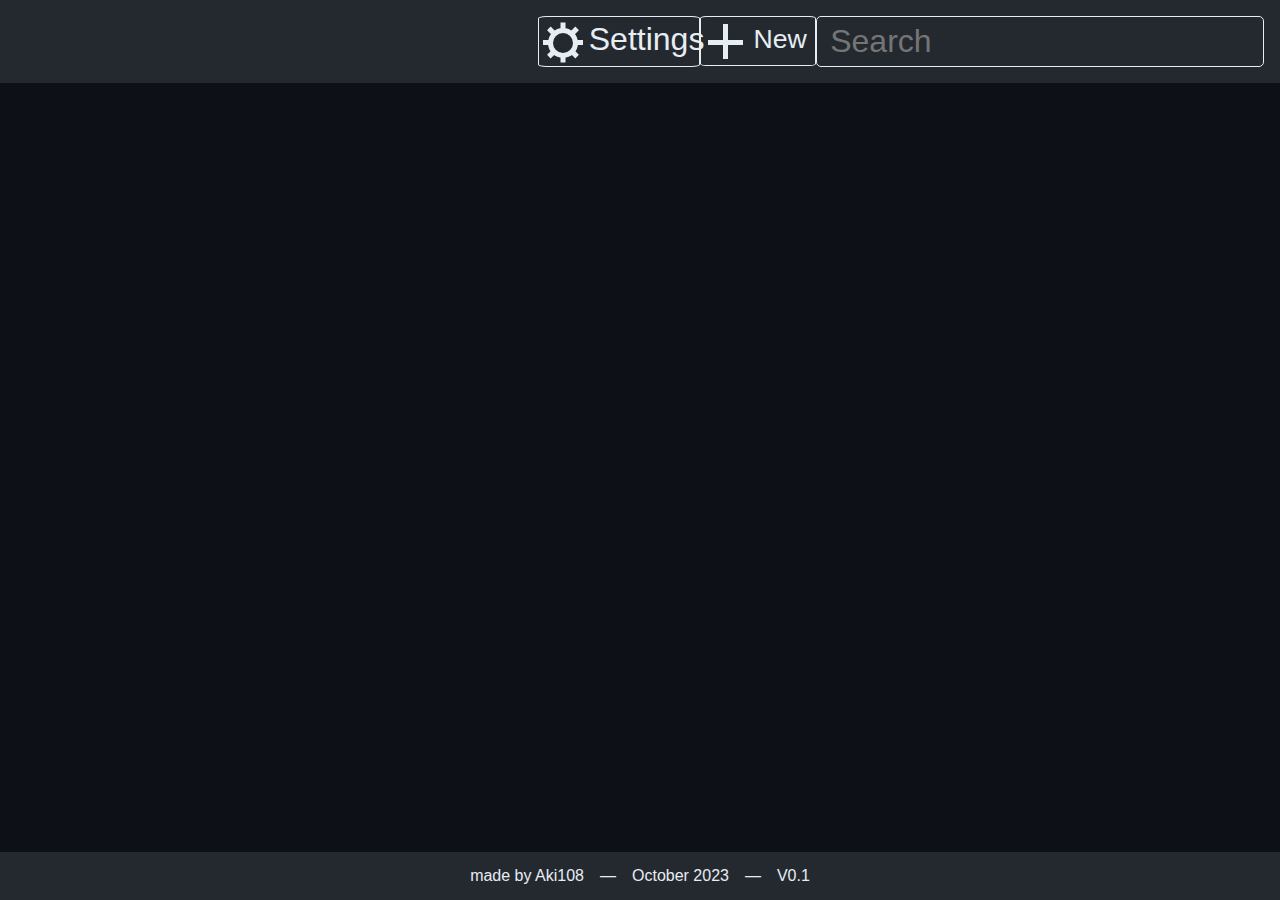
<file: links/index.html>
<!DOCTYPE html>
<html>
<head>
<title>Links</title>
<style>
body {
	margin: 0;
	background-color: var(--darkGrey);  
	font-family: "Calibri", sans-serif;
}

header {
	background-color: var(--midGrey);
	padding: 1em;
	display: flex;
	flex-direction: row-reverse;  
	position: fixed;
  width: 100vw;
  box-sizing: border-box;
  top:0;
}

#searchInput {
	border: 1px solid var(--textColor);
	background-color: var(--midGrey);
	font-size: 2em;
	color: var(--textColor);
	border-radius: 5px;
	padding: 0 .4em;
}

#newButton {
	width: 50px;
  height: 50px;
  border: 1px solid var(--textColor);
  background-color: var(--midGrey);
  border-radius: 5%;
  padding: 0;
  margin: 0;
    width: calc(50px + 5em);
  padding: 4px 0;
  cursor: pointer;
}
#newButton::after {
  content: "New";
  height: 0;
  padding: 0;
  color: var(--textColor);
  font-size: 2em;
  position: relative;
  top: -37px;
  left: 22px;
}

#newButton div:nth-child(1) {
	width: 35px;
  background-color: var(--textColor);
  height: 5px;
  position: relative;
  top: 18.5px;
  left: 7px;
}

#newButton div:nth-child(2) {
	height: 35px;
  width: 5px;
  background-color: var(--textColor);
  position: relative;
  left: 22px;
  top: -2px;
}

#settingsButton {
	width: 48px;
  height: 48px;
  background-color: var(--midGrey);
  border: 1px solid var(--textColor);
  border-radius: 5%;
  margin: 0;
  padding: 0;
    padding: 1px 0;
  text-decoration: navajowhite;
  height: 46.5px;
  width: calc(48px + 7em);
}
#settingsButton::after {
  content: "Settings";
  height: 0;
  padding: 0;
  color: var(--textColor);
  font-size: 2em;
  position: relative;  
  top: -47px;
  left: 50px;
}

#settingsButton div {
	width: 40px;
  height: 5px;
  background-color: var(--textColor);
  position: relative;
}

#settingsButton div:nth-child(1) {
	  top: 21.5px;
  left: 4.5px;
}

#settingsButton div:nth-child(2) { 
 transform: rotate(45deg);
   top: 16.5px;
  left: 4.5px;
}

#settingsButton div:nth-child(3) {
	  transform: rotate(90deg);
	    top: 11.5px;
  left: 4.5px;
}

#settingsButton div:nth-child(4) {
	  transform: rotate(135deg);
	    top: 6.5px;
  left: 4.5px;
}

#settingsButton div:nth-child(5) {
width: 20px;
  height: 20px;
  border-radius: 100%;
  background-color: var(--midGrey);
  top: -10.5px;
  border: 5px solid var(--textColor);
  left: 9.5px;
}

#scrollArea {
height: calc(100vh - 80px);
  display: grid;
  grid-template-rows: auto 48px;
  margin-top: 5em;
  overflow: hidden scroll;
}

main {
	display: flex;
	justify-content: center;
	padding: 2em;  
	flex-wrap: wrap;
  gap: 1em;
}

main a {
	width: 300px;
	height: 150px;
	background-color: var(--midGrey);
	text-align: center;
	line-height: 150px;
	font-size: 4em;
  background-position: 10px 10px;
  background-size: 48px;
  background-repeat: no-repeat;
  color: var(--textColor);
  text-decoration: none;
}

footer {
	  background-color: var(--midGrey);
  height: 3em;
  line-height: 3em;
  text-align: center;
  color: var(--textColor);
}

footer p {
	margin: 0;
}

dialog {
	display: none;
  grid-template-columns: 20% 30% 50%;
  padding: 0;
    background-color: var(--darkGrey);
  color: var(--textColor);
  border: none;
}
dialog::backdrop {
	background-color: #24292f;
	opacity: 0.7;
}
dialog[open=""] {
	display: grid;
}

dialog h1 {
	  grid-column-start: 1;
  grid-column-end: 4;
    padding: 0.2em 1em;
  text-align: center;
  margin: 0;
  border-bottom: 1px solid black;
  background-color: var(--midGrey);
  color: var(--textColor);
}

dialog label {
	  margin: 20px;
  font-size: 2em;
}

dialog input {
  font-size: 2em;
    border: none;
  border-radius: 0;
  padding: 0 0.2em;
  margin: 0;
    background-color: var(--midGrey);
  color: var(--textColor);
}

#titleInput,
#urlInput {
	  grid-column-start: 2;
  grid-column-end: 4;
	  margin: 20px;
}

#colorBox {
	  grid-column-start: 2;
  grid-column-end: 4;
  display: grid;
  grid-template-columns: 40px auto;
    width: calc(100% - 40px);
  padding: 20px;
}

#colorInput {
	  width: 100%;
  height: 100%;
  padding: 0;
  cursor: pointer;
}

#hexInput {
	  width: calc(100% - 14px);
}

#buttonCancel {
	  grid-column-start: 1;
  grid-column-end: 3;
}

dialog button {
	font-size: 2em;
	  margin: 0 20px 20px 20px;
  background-color: var(--midGrey);
  color: var(--textColor);
  border: 1px solid transparent;
  padding: 0.3em 1em;
  cursor: pointer;
}

#preview {
	  display: flex;
  justify-content: center;
  grid-column-start: 1;
  grid-column-end: 4;
    margin-bottom: 20px;
}

#preview div {
	height: 2em;
	line-height: 2em;
	  font-size: 2em;
  padding: 0 0.5em;
  text-align: center;
}

:root {
	--darkGrey: #0d1117;
	--midGrey: #24292f;
	--textColor: #e6edf3;
}
</style>
</head>
<body>

<header id="header">
	<input id="searchInput" placeholder="Search"></input>
	<button id="newButton" onclick="newLink()"><div></div><div></div></button>
	<a id="settingsButton" href="/settings"><div></div><div></div><div></div><div></div><div></div></a>
</header>

<div id="scrollArea">
<main id="main">
</main>
	
<footer id="footer">
	<p>
		made by Aki108 ― October 2023 ― V0.1
	</p>
</footer>
</div>

<dialog id="modal">
	<h1>Add a new Link</h1>
	<label for="titleInput">
		Title:
	</label>
	<input 
		id="titleInput" 
		onkeyup="updatePreview()">
	</input>
	<label for="urlInput">
		URL:
	</label>
	<input id="urlInput"></input>
	<label for="colorInput">
		Color:
	</label>
	<div id="colorBox">
		<input 
			type="color" 
			id="colorInput" 
			oninput="updatePreview()">
		</input>
		<input 
			id="hexInput" 
			oninput="enterHex()" 
			maxlength="7">
		</input>
	</div>
	<div id="preview">
		<div>
		</div>
	</div>
	<button 
		id="buttonCancel" 
		onclick="closeModal()">
			Cancel
	</button>
	<button 
		id="buttonSave" 
		onclick="saveLink()">
			Save
	</button>
</dialog>

</body>

<script>
	let links = [{title: "Netflix", icon: "https://www.netflix.com/favicon.ico", color: "", url: "https://www.netflix.com/"}];
	let modal = document.getElementById("modal");
	loadData();
	displayLinks();
	
	function loadData() {
		links = JSON.parse(localStorage.getItem("linkData") || "[]");
	}
	
	function saveData() {
		localStorage.setItem("linkData", JSON.stringify(links));
	}
	
	function displayLinks() {
		let main = document.getElementById("main");
		main.innerHTML = "";
		//for (let a = 0; a < 30; a++)
		links.forEach(function(link) {
			let element = document.createElement("a");
			element.innerHTML = link.title || "";
			element.style.backgroundColor = link.color || "var(--midGrey)";
			element.style.backgroundImage = "url(" + link.icon + ")";
			element.href = link.url;
			main.appendChild(element);
		});
	modal.close();
	}
		
	function newLink() {
		let color = randomColor();
		document.getElementById("titleInput").value = "";
		document.getElementById("urlInput").value = "";
		document.getElementById("urlInput").style.backgroundColor = "var(--midGrey)";
		document.getElementById("colorInput").value = color;
		document.getElementById("hexInput").value = color;
		updatePreview();
		modal.showModal();
	}
	
	function saveLink() {		
		let url;
		try {
			url = new URL(document.getElementById("urlInput").value);
		} catch(error) {
			document.getElementById("urlInput").style.backgroundColor = "red";//todo dark red
			document.getElementById("urlInput").focus();
			return;
		}
		
		links.push({
			title: document.getElementById("titleInput").value,
			url: document.getElementById("urlInput").value,
			color: document.getElementById("colorInput").value,
			icon: url.protocol + "//" + url.hostname + "/favicon.ico"
		});
		saveData();
		displayLinks();
		closeModal();
	}
	
	function closeModal() {
		modal.close();
	}
	
	function randomColor() {
		let colors = ["#252933", "#404556", "#60515C", "#386775", "#20504E", "#193D31", "#17292B"];
		let index = Math.floor(Math.random() * colors.length);
		return colors[index];
	}
	
	function updatePreview() {
		let preview = document.getElementById("preview").children[0];
		preview.style.backgroundColor = document.getElementById("colorInput").value;
		preview.innerHTML = document.getElementById("titleInput").value;
	}
	
	function enterHex() {
		document.getElementById("colorInput").value = document.getElementById("hexInput").value;
	}
	
	//TODO
	//search List
	//sort List (manuel, by frequency, by name)
	//record frequently used
	//themes
	//view localstorage
</script>
</html>
</file>
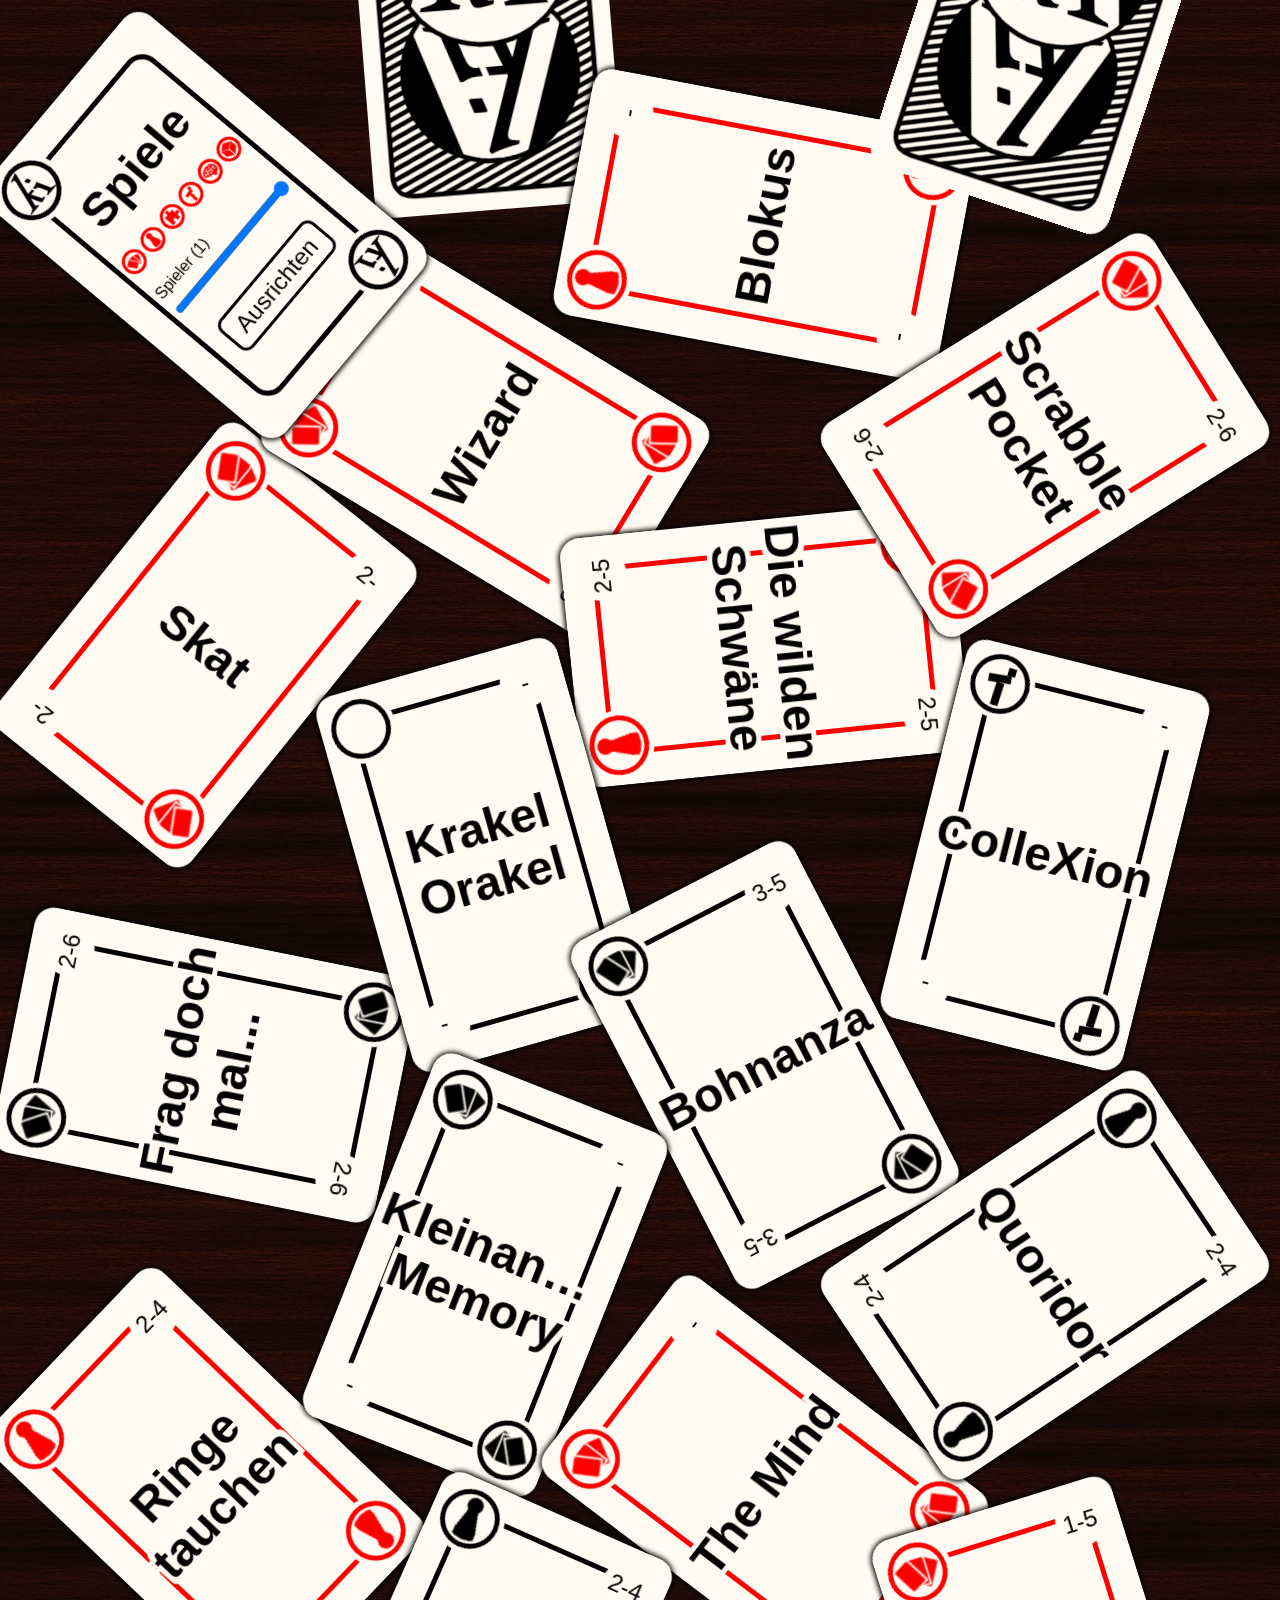
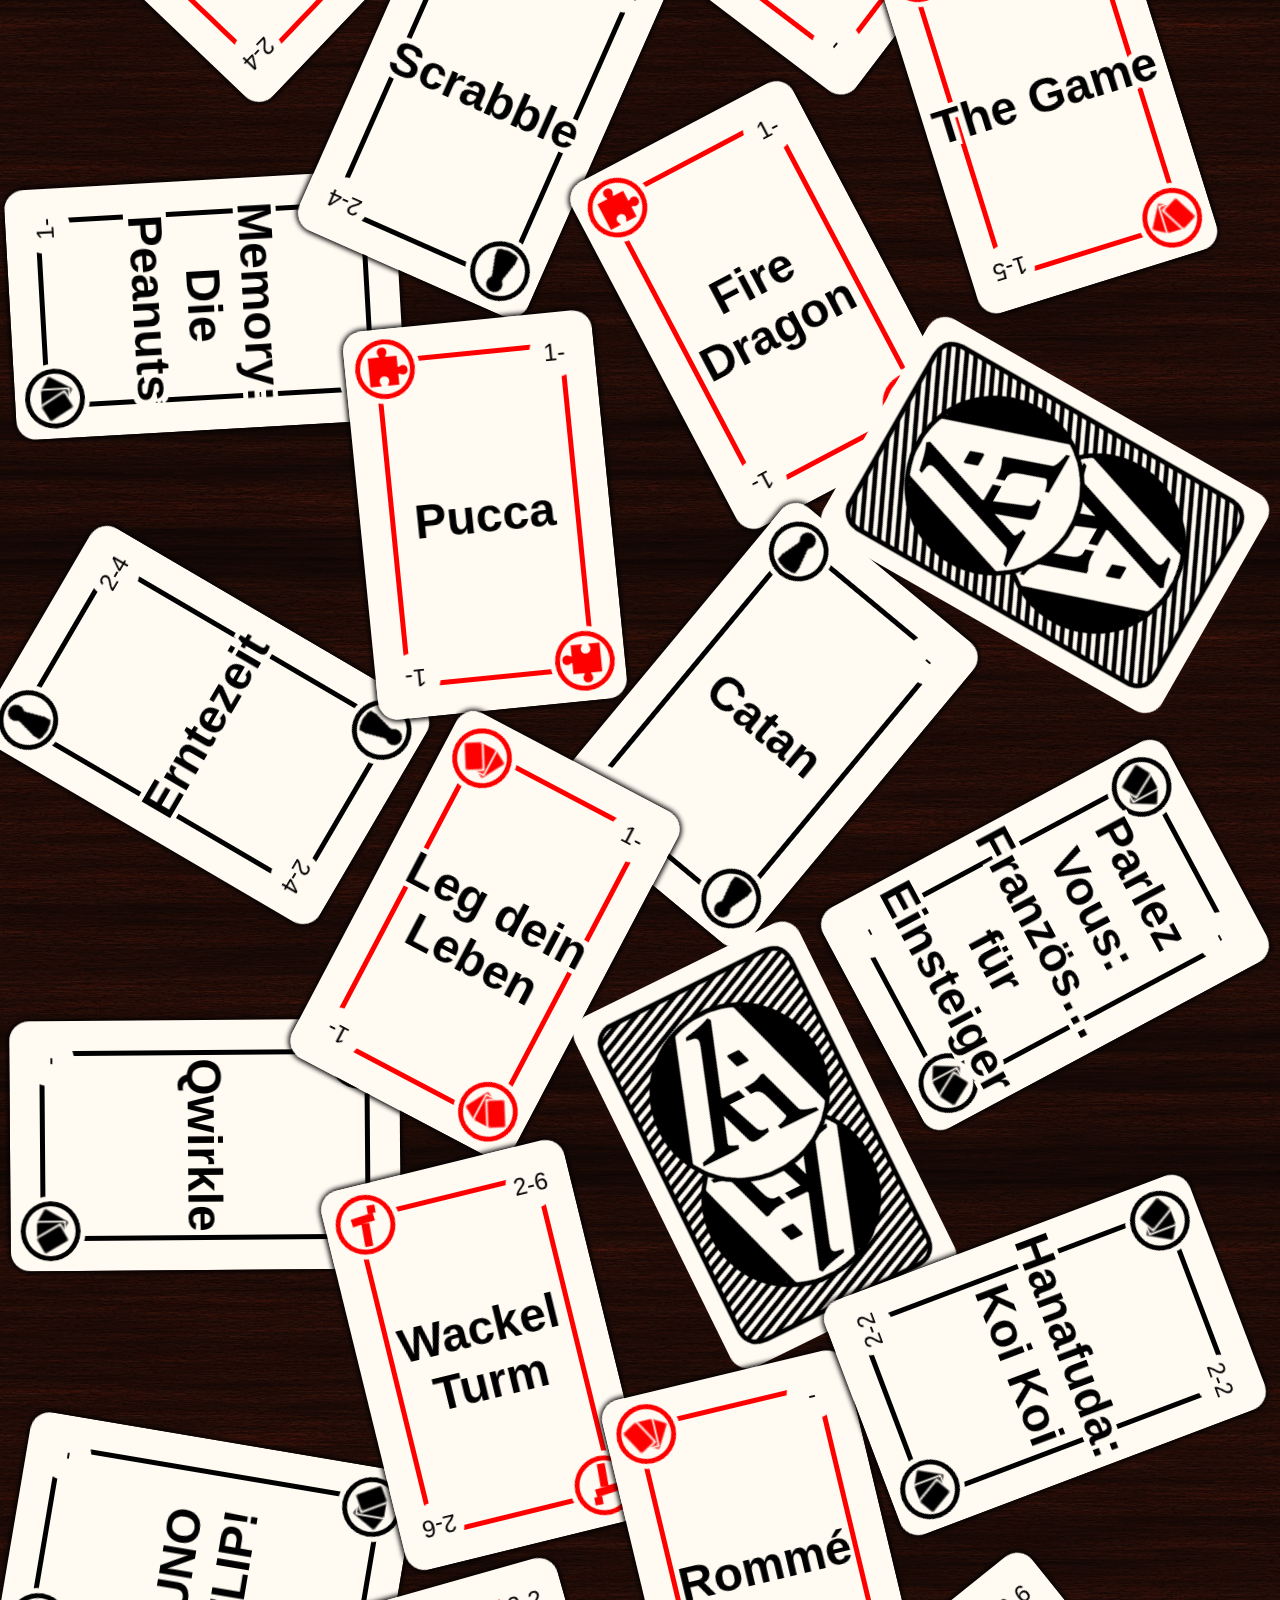
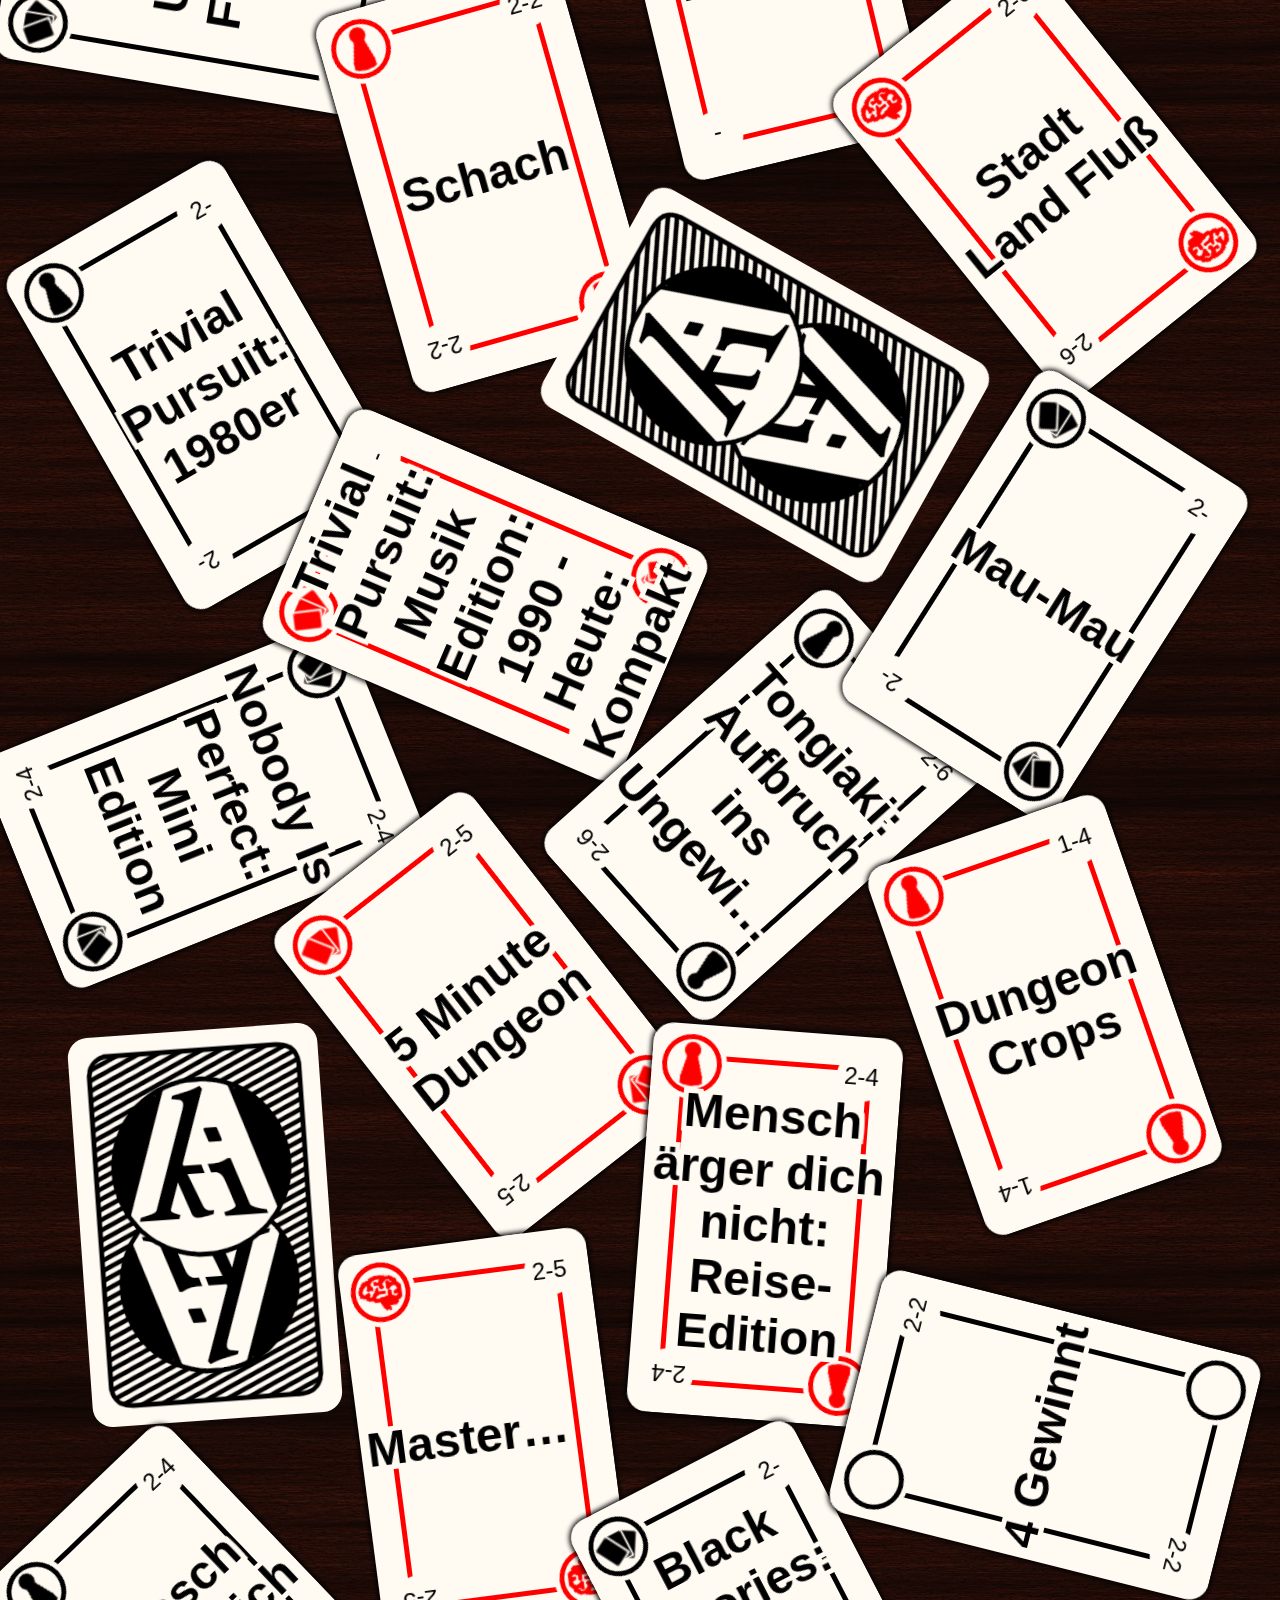
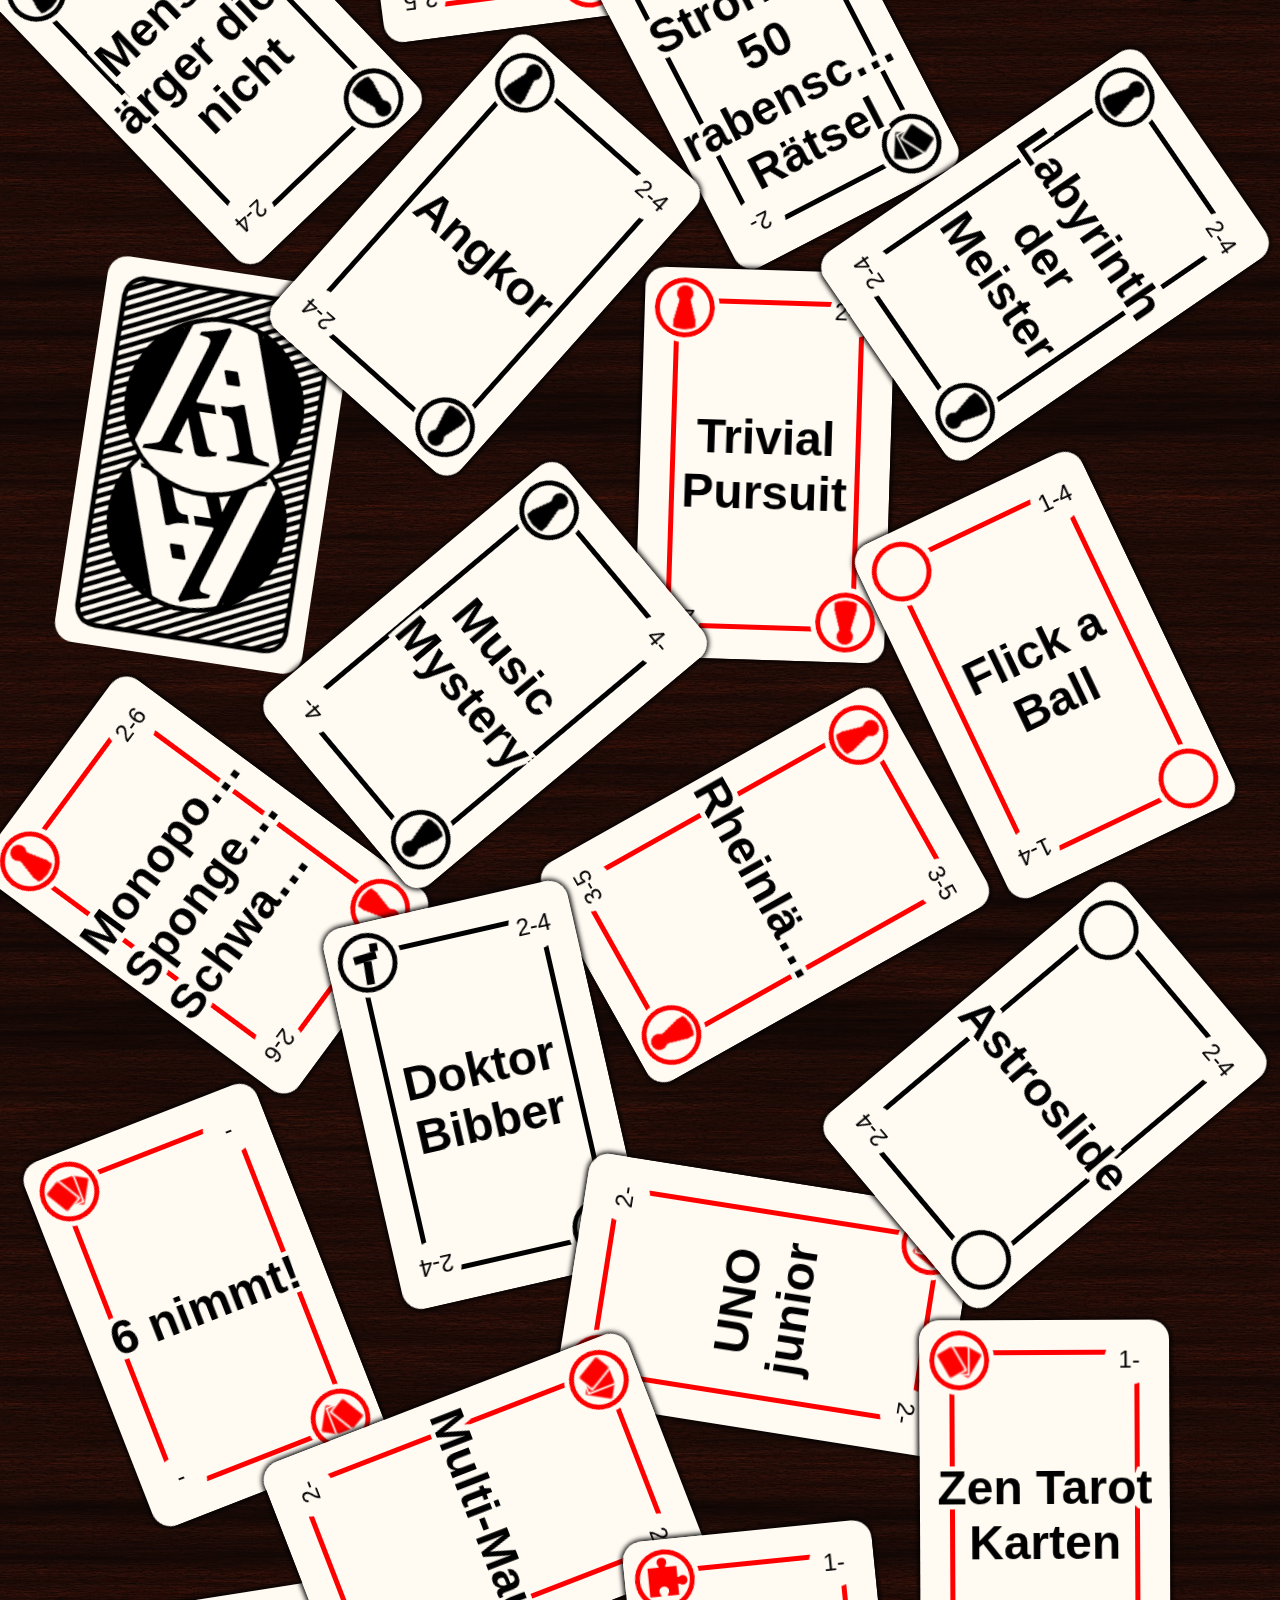
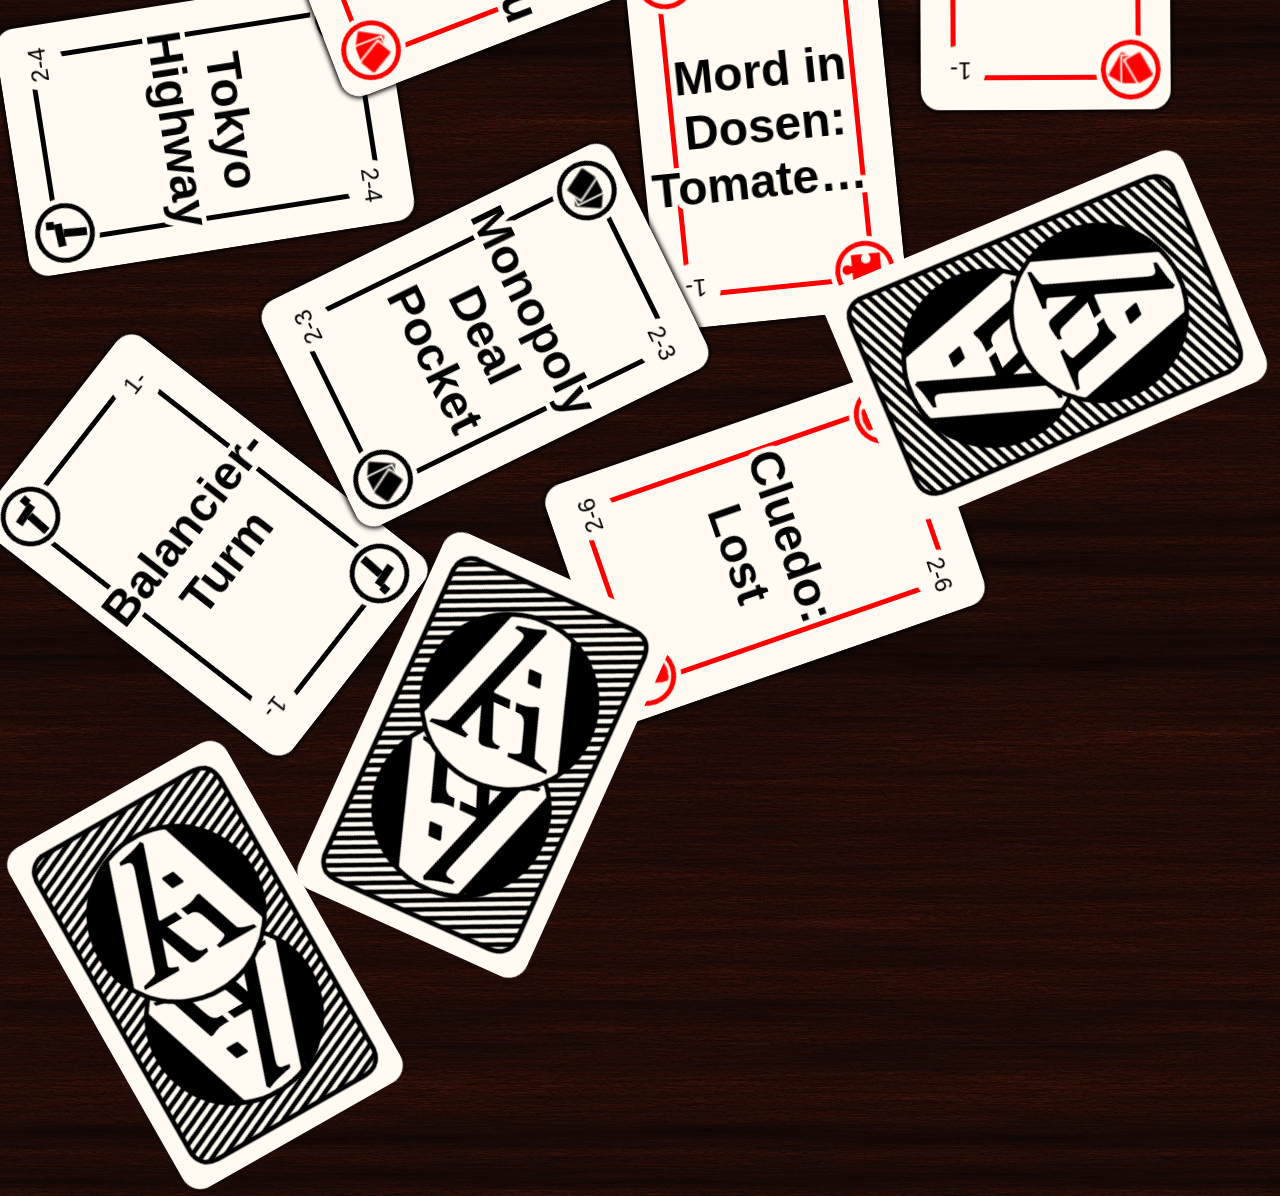
<file: register/Spiele/index.html>
<html>
    <style>
        :root {
            --entry-background: #555;
        }
        
        body {
			background: #0f0f0f;
			display: flex;
			flex-wrap: wrap;
			gap: 30px;
			margin: 30px;
			font-family: 'Calibri', sans-serif;
			background-repeat: repeat;
			background-position: center center;
			background-image: url("table.png");
			justify-content: center;
		}
		
		#list {
			display: flex;
			flex-flow: wrap;
			gap: 30px;
			max-width: 2521px;
		}
		
		.cell {
			width: 250px;
			height: 390px;
			border-radius: 20px;
			transition: transform 0.4s ease;
			z-index: 1;
		}
		.cell.dummy {
			margin-top: -210px;
			background-repeat: no-repeat;
			background-position: center center;
			background-image: url("backside.png");
		}
		.cell.entry:hover,
		.cell.flipped:has(.back:focus),
		body.aligned .cell,
		.cell.menu:hover {
			transform: rotate(0deg) !important;
		}
		.cell .inner {
			box-shadow: 0 0 5px 2px black;
			position: relative;
			width: 100%;
			height: 100%;
			transition: transform 0.4s ease;
			border-radius: 20px;
			transform-style: preserve-3d;
		}
		.cell.flipped .inner {
			transform: rotateY(180deg);
		}
		.cell.flipped .inner:has(.back:focus) {
			transform: none;
		}
		.cell .front {
			position: absolute;
			width: 100%;
			height: 100%;
			-webkit-backface-visibility: hidden;
			backface-visibility: hidden;
			background: #fffaf2;
			border-radius: 20px;
			overflow: hidden;
		}
		.cell .back {
			background-color: #fffaf2;
			position: absolute;
			width: 100%;
			height: 100%;
			-webkit-backface-visibility: hidden;
			backface-visibility: hidden;
			background-repeat: no-repeat;
			background-image: url("backside.png");
			top: 0;
			transform: rotateY(180deg);
			border-radius: 20px;
			overflow: hidden;
			border: none;
			cursor: pointer;
		}
		
		.menu {
			position: sticky;
			top: -290px;
			z-index: 10;
			/*outline: 10px solid #220d08;*/
			transition: all 0.3s ease;
			background-color: #fffaf2;
			box-shadow: 0 0 5px 2px black;
		}
		.menu:hover {
			top: 30px;
		}
		.menu .settings {
			display: flex;
			flex-flow: column;
			gap: 20px;
		}
		.menu .topleft,
		.menu .bottomright {
			background-image: url("icon_logo.png");
		}
		#settingType button {
			width: 25px;
			height: 25px;
			border: 3px solid black;
			border-radius: 100%;
			background-color: #fffaf2;
			background-repeat: no-repeat;
			background-position: center center;
			background-size: contain;
			cursor: pointer;
		}
		#settingType button.active {
			border-color: red;
		}
		#settingType button:nth-child(1) {
			background-image: url("icon_black_cards.png");
		}
		#settingType button.active:nth-child(1) {
			background-image: url("icon_red_cards.png");
		}
		#settingType button:nth-child(2) {
			background-image: url("icon_black_board.png");
		}
		#settingType button.active:nth-child(2) {
			background-image: url("icon_red_board.png");
		}
		#settingType button:nth-child(3) {
			background-image: url("icon_black_puzzle.png");
		}
		#settingType button.active:nth-child(3) {
			background-image: url("icon_red_puzzle.png");
		}
		#settingType button:nth-child(4) {
			background-image: url("icon_black_dext.png");
		}
		#settingType button.active:nth-child(4) {
			background-image: url("icon_red_dext.png");
		}
		#settingType button:nth-child(5) {
			background-image: url("icon_black_brain.png");
		}
		#settingType button.active:nth-child(5) {
			background-image: url("icon_red_brain.png");
		}
		#settingType button:nth-child(6) {
			background-image: url("icon_black_dice.png");
		}
		#settingType button.active:nth-child(6) {
			background-image: url("icon_red_dice.png");
		}
		
		#settingPlayers {
			width: 170px;
			display: flex;
			flex-flow: column;
			justify-content: center;
		}
		#settingPlayers p {
			margin: 0;
		}
		#settingPlayers input[type="range"] {
			width: 170px;
			height: 30px;
			overflow: hidden;
			cursor: pointer;
			background: #fffaf2;
			margin: 0;
		}
		#settingPlayers input[type="range"]::-moz-range-thumb {
			cursor: grab;
			width: 25px;
			height: 25px;
			background-color: red;
			border-radius: 25px;
			outline: 3px solid #fffaf2;
			border: none;
			box-shadow:
			-85px 0 0 70px black,
			85px 0 0 70px black;
			
			--bar-top: 9px;
			--bar-bottom: 16px;
			clip-path: polygon(
				-200px var(--bar-top), 0px var(--bar-top), 0px 5px, 5px 0px, 
				20px 0px, 25px 5px, 25px var(--bar-top), 200px var(--bar-top), 
				200px var(--bar-bottom), 25px var(--bar-bottom), 20px 25px, 20px 25px, 
				5px 25px, 0px 20px, 0px var(--bar-bottom), -200px var(--bar-bottom)
				) content-box;
		}
		#settingPlayers #maxPlayers::-moz-range-thumb {
			box-shadow:
			-85px 0 0 70px red,
			85px 0 0 70px black;
		}
		
		#filterButton,
		#alignButton {
			border: 3px solid black;
			background: #fffaf2;
			font-size: 1.5em;
			padding: 0.2em 0.5em;
			border-radius: 10px;
			cursor: pointer;
			margin: 2px;
		}
		#filterButton:active,
		#alignButton:active {
			color: red;
			border-color: red;
			margin: 3px 3px 1px 1px;
		}
		body.aligned #alignButton {
			color: red;
			border-color: red;
		}
		
		.border {
			border: 5px solid black;
			width: 180px;
			margin: 30px;
			height: 320px;
			/*top: 30px;*/
			position: relative;
			border-radius: 20px;
			//background-image: url("https://64.media.tumblr.com/d5c1647ec7b96121ef3d9b029ba6fd44/c438850a9fb7823e-ec/s250x400/053d3e8e072bbbbccfec19dfc54e8d25df63efd7.jpg");
			background-repeat: no-repeat;
			background-position: center center;
		}
		.red .border {
			border-color: red;
		}
		
		.corner {
			position: relative;
			width: 60px;
			height: 60px;
			border-radius: 100%;
			border: 5px #fffaf2 solid;
			background: #fffaf2;
		}
		.corner.topleft {
			top: -30px;
			left: -30px;
		}
		.corner.topright {
			top: -90px;
			left: 150px;
		}
		.corner.bottomleft {
			top: 170px;
			left: -20px;
		}
		.corner.bottomright {
			top: 110px;
			left: 140px;
		}
		.topleft, .bottomright {
			box-shadow: 0 0 0 5px black inset;
		}
		.red .topleft, .red .bottomright {
			box-shadow: 0 0 0 5px red inset;
		}
		.cardgame .topleft,
		.cardgame .bottomright {
			background-image: url("icon_black_cards.png");
		}
		.cardgame.red .topleft,
		.cardgame.red .bottomright {
			background-image: url("icon_red_cards.png");
		}
		.boardgame .topleft,
		.boardgame .bottomright {
			background-image: url("icon_black_board.png");
		}
		.boardgame.red .topleft,
		.boardgame.red .bottomright {
			background-image: url("icon_red_board.png");
		}
		.puzzlegame .topleft,
		.puzzlegame .bottomright {
			background-image: url("icon_black_puzzle.png");
		}
		.puzzlegame.red .topleft,
		.puzzlegame.red .bottomright {
			background-image: url("icon_red_puzzle.png");
		}
		.dextgame .topleft,
		.dextgame .bottomright {
			background-image: url("icon_black_dext.png");
		}
		.dextgame.red .topleft,
		.dextgame.red .bottomright {
			background-image: url("icon_red_dext.png");
		}
		.braingame .topleft,
		.braingame .bottomright {
			background-image: url("icon_black_brain.png");
		}
		.braingame.red .topleft,
		.braingame.red .bottomright {
			background-image: url("icon_red_brain.png");
		}
		.dicegame .topleft,
		.dicegame .bottomright {
			background-image: url("icon_black_dice.png");
		}
		.dicegame.red .topleft,
		.dicegame.red .bottomright {
			background-image: url("icon_red_dice.png");
		}
		.topleft, .bottomright {
			background-repeat: no-repeat;
			background-position: center center;
		}
		.topright, .bottomleft {
			width: 40px;
			height: 40px;
			font-size: 1.5em;
			text-align: center;
			align-content: center;
			white-space: nowrap;
		}
		.bottomleft, .bottomright {
			transform: rotate(180deg);
		}
		
		.content {
			position: relative;
			top: -390px;
			left: 0;
			height: 100%;
			width: 100%;
			align-items: center;
			justify-content: center;
			display: flex;
		}
		
		.title {
			font-size: 3em;
			font-weight: bold;
			text-align: center;
			text-shadow: 0 2px 0 #fffaf2, 0 5px 0 #fffaf2, 
				2px 0 0 #fffaf2, 5px 0 0 #fffaf2,
				0 -2px 0 #fffaf2, 0 -5px 0 #fffaf2, 
				-2px 0 0 #fffaf2, -5px 0 0 #fffaf2,
				2px 2px 0 #fffaf2, 5px 5px 0 #fffaf2, 
				2px -2px 0 #fffaf2, 5px -5px 0 #fffaf2,
				-2px -2px 0 #fffaf2, -5px -5px 0 #fffaf2, 
				-2px 2px 0 #fffaf2, -5px 5px 0 #fffaf2;
			max-width: 95%;
			text-overflow: ellipsis;
			overflow: hidden;
			-webkit-font-smoothing: antialiased;
		}
		::-moz-selection {
			color: #fffaf2;
			background: black;
			text-shadow: none;
		}
		
		@media (max-width: 2286px) {
			.dummy[position="4"] {
				display: none;
			}
		}
		@media (max-width: 1726px) {
			.dummy[position="3"],
			.dummy[position="4"] {
				display: none;
			}
		}
		@media (max-width: 1166px) {
			.dummy[position="2"],
			.dummy[position="3"],
			.dummy[position="4"] {
				display: none;
			}
		}
		@media (max-width: 606px) {
			.dummy[position="1"],
			.dummy[position="2"],
			.dummy[position="3"],
			.dummy[position="4"] {
				display: none;
			}
		}
		@media (min-width: 606px) and (max-width: 885px) {
			#list {
				width: 561px;
			}
			.cell[two="0"] {
				margin-top: -210px;
			}
			.cell[two="1"] {
				margin-top: 0;
			}
		}
		@media (min-width: 886px) and (max-width: 1165px) {
			#list {
				width: 841px;
			}
			.cell[three="0"],
			.cell[three="1"] {
				margin-top: 0;
			}
			.cell[three="2"] {
				margin-top: -210px;
			}
		}
		@media (min-width: 1166px) and (max-width: 1445px) {
			#list {
				width: 1121px;
			}
			#list > .cell[four="0"] ~ .cell[four="0"],
			.cell[four="2"] {
				margin-top: -210px;
			}
			.cell[four="1"],
			.cell[four="3"] {
				margin-top: 0;
			}
		}
		@media (min-width: 1446px) and (max-width: 1725px) {
			#list {
				width: 1401px;
			}
			.cell[five="0"],
			.cell[five="1"],
			.cell[five="3"] {
				margin-top: 0;
			}
			.cell[five="2"],
			#list > .cell[five="4"] ~ .cell[five="4"] {
				margin-top: -210px;
			}
		}
		@media (min-width: 1726px) and (max-width: 2005px) {
			#list {
				width: 1681px;
			}
			#list > .cell[six="0"] ~ .cell[six="0"],
			.cell[six="2"],
			.cell[six="4"] {
				margin-top: -210px;
			}
			.cell[six="1"],
			.cell[six="3"],
			.cell[six="5"] {
				margin-top: 0;
			}
		}
		@media (min-width: 2006px) and (max-width: 2285px) {
			#list {
				width: 1961px;
			}
			.cell[seven="0"],
			.cell[seven="1"],
			.cell[seven="3"],
			.cell[seven="5"] {
				margin-top: 0;
			}
			.cell[seven="2"],
			.cell[seven="4"],
			#list > .cell[seven="6"] ~ .cell[seven="6"] {
				margin-top: -210px;
			}
		}
		@media (min-width: 2286px) and (max-width: 2565px) {
			#list {
				width: 2241px;
			}
			#list > .cell[eight="0"] ~ .cell[eight="0"] {
				margin-top: -210px;
			}
			.cell[eight="1"],
			.cell[eight="3"],
			.cell[eight="5"],
			.cell[eight="7"] {
				margin-top: 0;
			}
			.cell[eight="2"],
			.cell[eight="4"],
			#list > .cell[eight="6"] ~ .cell[eight="6"] {
				margin-top: -210px;
			}
		}
		@media (min-width: 2566px) {
			.cell[nine="0"],
			.cell[nine="1"],
			.cell[nine="3"],
			.cell[nine="5"],
			.cell[nine="7"] {
				margin-top: 0;
			}
			.cell[nine="2"],
			.cell[nine="4"],
			#list > .cell[nine="6"] ~ .cell[nine="6"],
			#list > .cell[nine="8"] ~ .cell[nine="8"] {
				margin-top: -210px;
			}
		}
    </style>
    <title>Spiele</title>
    <body class="">
		<div id="list">
			<div class="cell menu">
				<div class="border">
					<div class="corner topleft"></div>
					<div class="corner topright" style="visibility: hidden;"></div>
					<div class="corner bottomleft" style="visibility: hidden;"></div>
					<div class="corner bottomright"></div>
				</div>
				<div class="content settings">
					<div class="title">Spiele</div>
					<div id="settingType">
						<button id="cardgame" class="active" title="Kartenspiele"></button>
						<button id="boardgame" class="active" title="Brettspiele"></button>
						<button id="puzzlegame" class="active" title="Puzzle"></button>
						<button id="dextgame" class="active" title="Geschicklichkeitsspiele"></button>
						<button id="braingame" class="active" title="Knobelspiele"></button>
						<button id="dicegame" class="active" title="Würfelspiele"></button>
					</div>
					<div id="settingPlayers">
						<p>Spieler (<span>1</span>)</p>
						<!--<input type="range" id="minPlayers" min="1" max="9" value="1">
						<input type="range" id="maxPlayers" min="2" max="10" value="10">-->
						<input type="range" id="rangePlayers" min="1" max="10" value="10" onchange="updateSelection()">
					</div>
					<div>
						<button id="alignButton" onclick="alignCards()">Ausrichten</button>
					</div>
				</div>
			</div>
			<div class="cell dummy cardgame" position="1">
				<!--<div class="border">
					<div class="corner topleft"></div>
					<div class="corner topright"></div>
					<div class="corner bottomleft"></div>
					<div class="corner bottomright"></div>
				</div>
				<div class="content">
					<div class="title"></div>
				</div>-->
			</div>
		</div>
    </body>
    
    <script>
        var database = [
              {
                "name": "Multi-Mau",
                "typ": "cardgame",
                "minPlayer": "2",
                "avgTime": "20",
            	"img": "https://64.media.tumblr.com/14d0a8292e70142a3e3223480907141f/03e1cb1e675ea697-3e/s250x400/db0b45792ec475f3ea6e2d9d53e9eee188248c4b.jpg"
              },
              {
                "name": "Mau-Mau",
                "typ": "cardgame",
                "minPlayer": "2",
            	"img": "https://64.media.tumblr.com/0ab62edbbc2e6d21ebdd1f8ac0af6427/ddff7604a2385f7b-f6/s250x400/136eedecd359c1b3f0e9d7def23abb5d437f2621.jpg"
              },
              {
                "name": "Skat",
                "typ": "cardgame",
                "minPlayer": "2",
            	"img": "https://64.media.tumblr.com/0ab62edbbc2e6d21ebdd1f8ac0af6427/ddff7604a2385f7b-f6/s250x400/136eedecd359c1b3f0e9d7def23abb5d437f2621.jpg"
              },
              {
                "name": "Ringe tauchen",
                "typ": "boardgame",
                "minPlayer": "2",
                "maxPlayer": "4",
                "minAge": "4",
                "avgTime": "15",
            	"storage": "Wohnzimmer rechts unterm Fernseher",
            	"img": "https://64.media.tumblr.com/fe6868997efc7ea9bb4ee3208b332ce7/1cc71c7ffb91fbd3-dc/s400x600/c8e279b695b18c0e1fd312ebd73dcb5f095d8243.jpg"
              },
              {
                "name": "Trivial Pursuit",
                "typ": "boardgame",
                "minPlayer": "2",
                "maxPlayer": "36",
                "minAge": "15",
            	"storage": "Wohnzimmer rechts unterm Fernseher",
            	"img": "https://64.media.tumblr.com/e7f9af8becf4506488b2c8f04edd33d6/76a979443bd90ef7-f0/s250x400/c17d3bf378972bb4e6ee3caa077acbb173c6c62e.jpg"
              },
              {
                "name": "Trivial Pursuit: 1980er",
                "typ": "boardgame",
                "minPlayer": "2",
                "minAge": "25",
            	"storage": "Wohnzimmer rechts unterm Fernseher",
            	"img": "https://64.media.tumblr.com/e89c10dd626815f0c4a0463625c28e55/956d73b7eb409421-e3/s250x400/448be0c51886719bb9d4336602aca3549d240644.jpg"
              },
              {
                "name": "Hanafuda: Koi Koi",
                "typ": "cardgame",
                "minPlayer": "2",
                "maxPlayer": "2",
            	"storage": "Wohnzimmer links unterm Fernseher",
            	"img": "https://64.media.tumblr.com/edcd5fdbd9c680525570cdec0ef57b06/fa8fbe5d96ffd654-0c/s250x400/92a879a9a4bffdc9012c203991e2e372c34d2cb0.jpg"
              },
              {
                "name": "Nobody Is Perfect: Mini Edition",
                "typ": "cardgame",
                "minPlayer": "2",
                "maxPlayer": "4",
                "minAge": "14",
                "avgTime": "30",
            	"storage": "Wohnzimmer links unterm Fernseher",
            	"img": "https://64.media.tumblr.com/c2df5b98e2b47c5fa3b590fc29dcc671/70f48652d09f2079-59/s250x400/a8d22b15a135bd59aa3d5e86a7a5b233469141ae.jpg"
              },
              {
                "name": "The Game",
                "typ": "cardgame",
                "minPlayer": "1",
                "maxPlayer": "5",
                "minAge": "8",
                "avgTime": "20",
            	"storage": "Wohnzimmer links unterm Fernseher",
            	"img": "https://64.media.tumblr.com/d5c1647ec7b96121ef3d9b029ba6fd44/c438850a9fb7823e-ec/s250x400/053d3e8e072bbbbccfec19dfc54e8d25df63efd7.jpg"
              },
              {
                "name": "Bohnanza",
                "typ": "cardgame",
                "minPlayer": "3",
                "maxPlayer": "5",
                "minAge": "10",
                "avgTime": "45",
            	"storage": "Wohnzimmer links unterm Fernseher",
            	"img": "https://64.media.tumblr.com/905262337430807db6799e6c86ad7c45/cb0ff5d4b9cc02d8-ff/s250x400/959bc1c13b42bb45123980f4064c29a6b59973b6.jpg"
              },
              {
                "name": "Mensch ärger dich nicht: Reise-Edition",
                "typ": "boardgame",
                "minPlayer": "2",
                "maxPlayer": "4",
            	"storage": "Wohnzimmer links unterm Fernseher",
            	"img": ""
              },
              {
                "name": "Wackel Turm",
                "typ": "dextgame",
                "minPlayer": "2",
                "maxPlayer": "6",
                "minAge": "5",
            	"storage": "Wohnzimmer links unterm Fernseher",
            	"img": "https://64.media.tumblr.com/83dcadf66cfe7fe18bfc69170fdcffaa/9a6703fadea4030e-c1/s250x400/763ddfbd426eaa546849231f1b3466761b344707.jpg"
              },
              {
                "name": "Stadt Land Fluß",
                "typ": "braingame",
                "minPlayer": "2",
                "maxPlayer": "6",
                "minAge": "8",
            	"storage": "Wohnzimmer links unterm Fernseher",
            	"img": ""
              },
              {
                "name": "Quoridor",
                "typ": "boardgame",
                "minPlayer": "2",
                "maxPlayer": "4",
            	"storage": "Wohnzimmer links unterm Fernseher",
            	"img": "https://64.media.tumblr.com/89279e9295756f76021270bbf50bff1c/f1a719d3db133120-c8/s250x400/9358ae5494dfa991a2b195e3c7b785da76a45cb9.jpg"
              },
              {
                "name": "Angkor",
                "typ": "boardgame",
                "minPlayer": "2",
                "maxPlayer": "4",
                "minAge": "8",
                "avgTime": "30",
            	"storage": "Wohnzimmer links unterm Fernseher",
            	"img": "https://64.media.tumblr.com/cb6aa10dc72dfe91d5e730e4f0a55e2b/1da3355085228afd-52/s250x400/bfeb1aabd526aed03a93ae8d6ef1f864ba790c1c.jpg"
              },
              {
                "name": "Dungeon Crops",
                "typ": "boardgame",
                "minPlayer": "1",
                "maxPlayer": "4",
                "avgTime": "20",
            	"storage": "Wohnzimmer links unterm Fernseher",
            	"img": "https://64.media.tumblr.com/1a4c57405143e94a58cb992e5ac573de/26eb3d0679d62ad0-bd/s250x400/240a820bc06f816d6deb2d5a3b2181af423d0919.jpg"
              },
              {
                "name": "Memory: Die Peanuts",
                "typ": "cardgame",
                "minPlayer": "1",
                "minAge": "4",
            	"storage": "Wohnzimmer links unterm Fernseher",
            	"img": "https://64.media.tumblr.com/a12a85e03e8238e116ddd8982c31d9a3/aba3c9ac96989ecf-0a/s250x400/8c85e10144e745ad9f69c98f92f0228b7a117cf5.jpg"
              },
              {
                "name": "4 Gewinnt",
                "minPlayer": "2",
                "maxPlayer": "2",
                "minAge": "3",
            	"storage": "Wohnzimmer links unterm Fernseher",
            	"img": "https://64.media.tumblr.com/6e0241f2c7203b1ebc70bff9630523be/0c6749cf87f5195c-b1/s250x400/8cbabc353b67293b93b7555aa356d7a7c4bf57da.jpg"
              },
              {
                "name": "Black Strories: 50 rabenschwarze Rätsel",
                "typ": "cardgame",
                "minPlayer": "2",
                "minAge": "12",
            	"storage": "Wohnzimmer links unterm Fernseher",
            	"img": "https://64.media.tumblr.com/cd404b8a3f3b310f0b775f2b908128fa/026cdaa415428dcc-85/s250x400/70cbf913244880879e6a7dca3823f13d11c9a049.jpg"
              },
              {
                "name": "Wizard",
                "typ": "cardgame",
                "minPlayer": "3",
                "maxPlayer": "6",
                "minAge": "10",
                "avgTime": "45",
            	"storage": "Wohnzimmer links unterm Fernseher",
            	"img": "https://64.media.tumblr.com/a6f98b7e280697dd1c8bf10306d55764/43ee7df5bfdc2937-01/s250x400/8cd14695bf555d75d1853a0d3ba61b5a98317382.jpg"
              },
              {
                "name": "Frag doch mal...",
                "typ": "cardgame",
                "minPlayer": "2",
                "maxPlayer": "6",
                "minAge": "6",
                "avgTime": "20",
            	"storage": "Wohnzimmer links unterm Fernseher",
            	"img": "https://64.media.tumblr.com/6da026745bd8211ac56cf1a39e042003/f1b364b6bd09b7b2-79/s250x400/3f0f73e3a09bcb7ec00706e1f9a1edf4b1106f54.jpg"
              },
              {
                "name": "Mord in Dosen: Tomatensuppe",
                "typ": "puzzlegame",
                "minPlayer": "1",
            	"storage": "Wohnzimmer links unterm Fernseher",
            	"img": "https://64.media.tumblr.com/5b008cdcb140a53a0d127efede763c74/35eafff990b09b05-52/s250x400/41aa388c5408732767a7e4e0dc29cb1d429eeb88.jpg"
              },
              {
                "name": "Scrabble Pocket",
                "typ": "cardgame",
                "minPlayer": "2",
                "maxPlayer": "6",
                "minAge": "8",
            	"storage": "Wohnzimmer links unterm Fernseher",
            	"img": "https://64.media.tumblr.com/68b3d8eb9c4de664f1ad45e49406bbdf/974a3fdd3575a27f-64/s250x400/f4c792812a009ec4a930c2aa195be87abf78139d.jpg"
              },
              {
                "name": "UNO junior",
                "typ": "cardgame",
                "minPlayer": "2",
                "avgTime": "10",
            	"storage": "Wohnzimmer links unterm Fernseher",
            	"img": "https://64.media.tumblr.com/224227b775a28f245f173c6a4c0fe693/9f5fbfcd1bf6fe40-5a/s250x400/65c5afa36d28ee4df078d0b866541cb5cf4abfec.jpg"
              },
              {
                "name": "Erntezeit",
                "typ": "boardgame",
                "minPlayer": "2",
                "maxPlayer": "4",
            	"storage": "Wohnzimmer links unterm Fernseher",
            	"img": ""
              },
              {
                "name": "Monopoly Deal Pocket",
                "typ": "cardgame",
                "minPlayer": "2",
                "maxPlayer": "3",
                "minAge": "12",
                "avgTime": "15",
            	"storage": "Wohnzimmer links unterm Fernseher",
            	"img": "https://64.media.tumblr.com/62876af1636c2f7b1c4976c51ca72f07/2be1fe3149eba7de-ab/s250x400/c1a4398b3c41190b0b6e48d8be3d7cfb62bf63c1.jpg"
              },
              {
                "name": "Zen Tarot Karten",
                "typ": "cardgame",
            	"minPlayer": "1",
            	"storage": "Wohnzimmer links unterm Fernseher",
            	"img": "https://64.media.tumblr.com/6a02c96bc4fa43f12d84358da6cf20da/5005f67a6d76c801-d5/s250x400/7bc420bfa29bd103ce0429265e701049ef6a6373.jpg"
              },
              {
                "name": "Trivial Pursuit: Musik Edition: 1990 - Heute: Kompakt",
                "typ": "cardgame",
            	"storage": "Wohnzimmer links unterm Fernseher",
            	"img": "https://64.media.tumblr.com/ffd9991eeeb44e25d839c38b0a46d37e/efbd678cdda41c52-88/s250x400/7e3bfcf3ad52538bc4d2c0f5b04c03a96ad8cfc0.jpg"
              },
              {
                "name": "Balancier-Turm",
                "typ": "dextgame",
                "minPlayer": "1",
                "minAge": "4",
            	"storage": "Wohnzimmer links unterm Fernseher",
            	"img": "https://64.media.tumblr.com/5e62a6ea90d06deb9998a4175f2a22d8/5e850910b368d848-d9/s250x400/8f998f4c449738a06b9170a11f5b47800810d188.jpg"
              },
              {
                "name": "Tokyo Highway",
                "typ": "dextgame",
                "minPlayer": "2",
                "maxPlayer": "4",
            	"storage": "Wohnzimmer links unterm Fernseher",
            	"img": "https://64.media.tumblr.com/a0453ff509c9ab9c53760e907a6dd274/92ed406ec87b27cc-7b/s250x400/2690ebd9753d998178ce575ad10514ce71a24272.jpg"
              },
              {
                "name": "Rommé",
                "typ": "cardgame",
            	"storage": "Wohnzimmer links unterm Fernseher",
            	"img": "https://64.media.tumblr.com/9d7efa7ff126e8573e17180587256830/3a57368dca199fd9-78/s250x400/917d060423524f398d3f7fc4442df97dcc676efe.jpg"
              },
              {
                "name": "Schach",
                "typ": "boardgame",
                "minPlayer": "2",
                "maxPlayer": "2",
            	"storage": "Wohnzimmer links unterm Fernseher",
            	"img": "https://64.media.tumblr.com/65ee81bbbe928e1db65fbc76292cc030/cbadd27866730c7c-cf/s250x400/e0aa60b78dbd9e6d5cfb09a0d72d9b68a6138f22.jpg"
              },
              {
                "name": "Mensch ärger dich nicht",
                "typ": "boardgame",
                "minPlayer": "2",
                "maxPlayer": "4",
            	"storage": "Wohnzimmer links unterm Fernseher",
            	"img": "https://64.media.tumblr.com/bf247f057e1bce56fb0ba9bf374dacf0/82c0ac9eedc7c5a8-88/s250x400/c7b29c9f5fda76238e028b6033d736af61b50282.jpg"
              },
              {
                "name": "Scrabble",
                "typ": "boardgame",
                "minPlayer": "2",
                "maxPlayer": "4",
                "minAge": "3",
            	"storage": "Wohnzimmer links unterm Fernseher",
            	"img": "https://64.media.tumblr.com/c5892f88219d6b160b5ae5feef76ffc0/b1b18bd48f9acafa-22/s250x400/09a8aae1c1702875aff4d0c411253a9e7a867a71.jpg"
              },
              {
                "name": "Leg dein Leben",
                "typ": "cardgame",
                "minPlayer": "1",
            	"storage": "Wohnzimmer links unterm Fernseher",
            	"img": "https://64.media.tumblr.com/e8303246cdffa40ebc616e4ba752dbf6/1584d55ad99d772d-2b/s250x400/6d4aab6d448b49fb4dfc0d6461f2f83b8041dd86.jpg"
              },
              {
                "name": "Tongiaki: Aufbruch ins Ungewisse",
                "typ": "boardgame",
                "minPlayer": "2",
                "maxPlayer": "6",
                "minAge": "10",
                "avgTime": "45",
            	"storage": "Lagerkiste 1",
            	"img": "https://64.media.tumblr.com/6d4e2366d99cb50fd9435cd759c289dc/b2e353df6eb82d1f-35/s250x400/2f28b36fa7a550e86255e513914a9e95bdc609e5.jpg"
              },
              {
                "name": "Mastermind",
				"typ": "braingame",
                "minPlayer": "2",
                "maxPlayer": "5",
                "minAge": "8",
            	"storage": "Lagerkiste 1",
            	"img": "https://64.media.tumblr.com/5840b3d5029a4cdcb111595e24e550b4/59bb608ef5df4e9b-8f/s250x400/3e052ed9ca6b2b4a805e71debce104459d15234b.jpg"
              },
              {
                "name": "Labyrinth der Meister",
                "typ": "boardgame",
                "minPlayer": "2",
                "maxPlayer": "4",
                "minAge": "10",
            	"storage": "Lagerkiste 1",
            	"img": "https://64.media.tumblr.com/564378b00955a4e4bd0b1cbf242ac423/7954d62f5fcff0bd-78/s250x400/6237d92a4538b030262be947bacae6e867031236.jpg"
              },
              {
                "name": "Fire Dragon",
                "typ": "puzzlegame",
                "minPlayer": "1",
                "minAge": "4",
            	"storage": "Lagerkiste 1",
            	"img": "https://64.media.tumblr.com/4de3532b94f737aa8d7ece80c7dd4c3f/ba0b2f1dca50f16f-4d/s250x400/55e1baa40574d9e2161434236a3f1c5c21777427.jpg"
              },
              {
                "name": "Monopoly: Spongebob Schwammkopf",
                "typ": "boardgame",
                "minPlayer": "2",
                "maxPlayer": "6",
                "minAge": "8",
            	"storage": "Lagerkiste 1",
            	"img": "https://64.media.tumblr.com/7499bf19a8a26264244c3b79ef337baa/9498874725ee46db-56/s250x400/75c0f0b2f629d1899d008fe6e76c1a8364fa4a49.jpg"
              },
              {
                "name": "Rheinländer",
                "typ": "boardgame",
                "minPlayer": "3",
                "maxPlayer": "5",
                "minAge": "12",
                "avgTime": "60",
            	"storage": "Lagerkiste 1",
            	"img": "https://64.media.tumblr.com/15ad9300d3fc42bc7330593b9d5393ba/d7f3cb1b31d7fd08-99/s250x400/4e4f2ec67ec30e572bb472d3ed45240b3de4bad1.jpg"
              },
              {
                "name": "Astroslide",
                "minPlayer": "2",
                "maxPlayer": "4",
                "minAge": "6",
            	"storage": "Lagerkiste 1",
            	"img": "https://64.media.tumblr.com/8ad7c98cee06b3f9cf37e8f01eb87a85/eeb18e7c280bd40c-bb/s250x400/218385f839ca380603edac2916ad64add7bd8a89.jpg"
              },
              {
                "name": "5 Minute Dungeon",
                "typ": "cardgame",
                "minPlayer": "2",
                "maxPlayer": "5",
                "minAge": "8",
                "avgTime": "40",
            	"storage": "Lagerkiste 1",
            	"img": "https://64.media.tumblr.com/38306f23ca263fb87ee97beb6e98cb7c/da2e83add57261e3-0c/s250x400/7601d042b4ac281b5e71e73a4cd889aa693eba35.jpg"
              },
              {
                "name": "Pucca",
                "typ": "puzzlegame",
                "minPlayer": "1",
                "minAge": "4",
            	"storage": "Lagerkiste 1",
            	"img": ""
              },
              {
                "name": "Parlez Vous: Französisch für Einsteiger",
                "typ": "cardgame",
            	"storage": "Lagerkiste 1",
            	"img": "https://64.media.tumblr.com/c3dbeea2e863c8bc431570cea0ae81d0/fae69a51fe514344-04/s250x400/9e153d093b5e3a59a1f10a797d361723f348c830.jpg"
              },
              {
                "name": "Doktor Bibber",
                "typ": "dextgame",
                "minPlayer": "2",
                "maxPlayer": "4",
                "minAge": "4",
                "avgTime": "15",
            	"storage": "Lagerkiste 1",
            	"img": "https://64.media.tumblr.com/0a505d4774bb3cc16b6cf86a7e6c945c/dc57ae1ae8bb25b3-32/s250x400/34c591bf109103539384f521c831a4b4836cfadc.jpg"
              },
              {
                "name": "Die wilden Schwäne",
                "typ": "boardgame",
                "minPlayer": "2",
                "maxPlayer": "5",
                "minAge": "3",
            	"storage": "Sylvesterzimmer hinter Tür",
            	"img": ""
              },
              {
                "name": "Music Mystery",
                "typ": "boardgame",
                "minPlayer": "4",
                "minAge": "12",
                "avgTime": "45",
            	"storage": "Sylvesterzimmer hinter Tür",
            	"img": "https://64.media.tumblr.com/8b856f58ac5445c1433bb4a25885754e/ff73ac9a426f1b04-3a/s250x400/61253bb8927c1f1eae0352cb18aee3fe828a8b5c.jpg"
              },
              {
                "name": "Flick a Ball",
                "minPlayer": "1",
                "maxPlayer": "4",
            	"storage": "Sylvesterzimmer hinter Tür",
            	"img": ""
              },
              {
                "name": "Cluedo: Lost",
                "typ": "boardgame",
                "minPlayer": "2",
                "maxPlayer": "6",
            	"img": "https://64.media.tumblr.com/7307ddb8ef1e408861553c838b161bf1/51075d25ee45e72d-4a/s250x400/411df077326169cb637c2c900ebe786785641d96.jpg"
              },
              {
                  "name": "Kleinanzeigen Memory",
                  "typ": "cardgame",
                  "minPlayers": "1",
                  "avgTime": "20",
                  "storage": "Lagerkiste 1",
                  "img": "https://64.media.tumblr.com/395f6678b744021e2f8ff561b1e42ba6/824c2469c3a78e31-a7/s250x400/ad37d8503407086c6b94507144d19c15b99a8baa.jpg"
              },
			  {
				  "name": "6 nimmt!",
				  "typ": "cardgame",
				  "minPlayers": "2",
				  "maxPlayers": "10",
				  "img": "https://64.media.tumblr.com/16128fd772076060250c76ccdfb41f5f/27dc7f052213cc93-e5/s500x750/d3231fee3cab1c2b38087b0c37fd22386a8246e4.jpg"
			  },
			  {
				  "name": "Blokus",
				  "typ": "boardgame",
				  "minPlayers": "2",
				  "maxPlayers": "4",
				  "avgTime": "30",
				  "img": "https://64.media.tumblr.com/c440b545e50a43670fca55b8fd81d6aa/dd06e8b51e282e8e-6a/s500x750/336b24f56d7bfeed7e82a1afab4da0f44a8f012a.jpg"
			  },
			  {
				  "name": "Catan",
				  "typ": "boardgame",
				  "minPlayers": "3",
				  "maxPlayers": "4",
				  "avgTime": "75",
				  "img": "https://64.media.tumblr.com/33e543f954230cbf47a430ff02f00cfe/5c365bc0f1980681-fd/s500x750/d63ee052657ed538342530a90aeac85f14c95c68.jpg"
			  },
			  {
				  "name": "The Mind",
				  "typ": "cardgame",
				  "minPlayers": "2",
				  "maxPlayers": "4",
				  "avgTime": "20",
				  "img": "https://64.media.tumblr.com/3bf2a9110010478d2e0fd73b8364cb45/d20f4a15ff31ac40-fd/s400x600/e944a1205e4ecd75162bc5e0e76b932ddddecd97.jpg"
			  },
			  {
				  "name": "UNO FLIP!",
				  "typ": "cardgame",
				  "minPlayers": "2",
				  "maxPlayers": "10",
				  "img": "https://64.media.tumblr.com/70ef9ead7c32416c8d37527f366df992/e22ecfd28a6c7256-51/s250x400/1dd4b0364655aaf23f851340bd97462000e8b554.jpg"
			  },
			  {
				  "name": "Krakel Orakel",
				  "minPlayers": "2",
				  "maxPlayers": "8",
				  "avgTime": "30",
				  "img": "https://64.media.tumblr.com/994c767d121967222e791f6f9519db88/9f26439ec9d02dff-cc/s250x400/37d8e511dcb3d37ca43db64f212c8c9b37768a0b.jpg"
			  },
			  {
				  "name": "ColleXion",
				  "typ": "dextgame",
				  "minPlayers": "2",
				  "maxPlayers": "4",
				  "avgTime": "20",
				  "img": "https://64.media.tumblr.com/e5d5baf29addfa1407d7b536ff0ef190/63992f3d53ab59fd-e8/s250x400/760fd8a5f6ff2e4459cb3c26bc55e5f0e410c226.jpg"
			  },
			  {
				  "name": "Qwirkle",
				  "typ": "cardgame",
				  "minPlayers": "2",
				  "maxPlayers": "4",
				  "avgTime": "30",
				  "img": "https://64.media.tumblr.com/b408667e01b9646a26abd68f2d09bb26/45e5a7cfc063fcea-c6/s250x400/3e456ca93b410ff83cbd88ba98fc2c2bfdbe4828.jpg"
			  }
            ];
            
    let numRows = 16;
	init();
	showResults();
	
	function init() {
		database.sort(function(a,b) {
			return Math.random(0,1) < 0.5 ? -1 : 1;
		});
		for (let button of document.getElementById("settingType").children) {
			button.addEventListener("click", function() {
				if (this.classList.contains("active")) {
					this.classList.remove("active");
				} else {
					this.classList.add("active");
				}
				updateSelection();
			});
		}
	}
	
	function updateSelection() {
		let players = document.getElementById("rangePlayers").value;
		document.getElementById("settingPlayers").getElementsByTagName("span")[0].innerHTML = players < 10 ? players : "/";
		Object.values(document.getElementsByClassName("entry")).forEach(function(entry) {
			if ((entry.getAttribute("minplayers") <= players && entry.getAttribute("maxplayers") >= players) || players == 10) {
				for (let button of document.getElementById("settingType").children) {
					if (entry.classList.contains(button.id)) {
						if (button.classList.contains("active")) {
							entry.classList.remove("flipped");
						} else {
							entry.classList.add("flipped");
						}
					} else continue;
				}
			} else {
				entry.classList.add("flipped");
			}
		});
	}
	
	function alignCards() {
		if (document.body.classList.contains("aligned")) {
			document.body.classList.remove("aligned");
		} else {
			document.body.classList.add("aligned");
		}
	}
    
    function generateEntry(data) {
		let entry = document.createElement("div");
		entry.classList.add("cell", "entry");
		if (Math.random(0,1) > 0.5) entry.classList.add("red");
		entry.classList.add(data.typ);
		entry.setAttribute("minplayers", data.minPlayer || -1);
		entry.setAttribute("maxplayers", data.maxPlayer || 99);
		
		entry.innerHTML = `
			<div class="inner">
				<div class="front">
					<div class="border" style="background-image: url('${data.img}')">
						<div class="corner topleft"></div>
						<div class="corner topright">${data.minPlayer || ""}-${data.maxPlayer || ""}</div>
						<div class="corner bottomleft">${data.minPlayer || ""}-${data.maxPlayer || ""}</div>
						<div class="corner bottomright"></div>
					</div>
					<div class="content">
						<div class="title" title="${data.storage}">${data.name}</div>
					</div>
				</div>
				<button class="back"></button>
			</div>`;
		
		return entry;
    }
    
    function showResults() {
        clearScreen();
		let pos = 1;
        for (let item of database) {
			let entry = generateEntry(item);
			entry.setAttribute("two", pos % 2);
			entry.setAttribute("three", (pos+2) % 3);
			entry.setAttribute("four", (pos+3) % 4);
			entry.setAttribute("five", (pos+3) % 5);
			entry.setAttribute("six", (pos+4) % 6);
			entry.setAttribute("seven", (pos+4) % 7);
			entry.setAttribute("eight", (pos+5) % 8);
			entry.setAttribute("nine", (pos+5) % 9);
			document.getElementById("list").appendChild(entry);
			pos++;
			if (pos < 5) {
				let dummy = document.getElementsByClassName("dummy")[0].cloneNode(true);
				dummy.setAttribute("position", pos);
				document.getElementById("list").appendChild(dummy);
			} else if (Math.random(0,1) < 0.15) {
				let dummy = document.getElementsByClassName("dummy")[0].cloneNode(true);
				dummy.setAttribute("two", pos % 2);
				dummy.setAttribute("three", (pos+2) % 3);
				dummy.setAttribute("four", (pos+3) % 4);
				dummy.setAttribute("five", (pos+3) % 5);
				dummy.setAttribute("six", (pos+4) % 6);
				dummy.setAttribute("seven", (pos+4) % 7);
				dummy.setAttribute("eight", (pos+5) % 8);
				dummy.setAttribute("nine", (pos+5) % 9);
				document.getElementById("list").appendChild(dummy);
				pos++;
			}
        }
		for (let i = 0; i < 3; i++) {
			let dummy = document.getElementsByClassName("dummy")[0].cloneNode(true);
			dummy.setAttribute("two", pos % 2);
			dummy.setAttribute("three", (pos+2) % 3);
			dummy.setAttribute("four", (pos+3) % 4);
			dummy.setAttribute("five", (pos+3) % 5);
			dummy.setAttribute("six", (pos+4) % 6);
			dummy.setAttribute("seven", (pos+4) % 7);
			dummy.setAttribute("eight", (pos+5) % 8);
			dummy.setAttribute("nine", (pos+5) % 9);
			document.getElementById("list").appendChild(dummy);
			pos++;
		}
		for (let card of Object.values(document.getElementsByClassName("cell"))) {
			card.style.transform = "rotate(" + (Math.random() * 180-90) + "deg)";
		}
    }
    
    function clearScreen() {
		for (let row of document.getElementsByClassName("row")) {
			for (let index = row.children.length - 1; index >= 0; index--) {
				if (row.children[index].classList.contains("entry")) row.children[index].remove();
			}
		}
    }
    
    function selectRandom() {
        let index = Math.floor(Math.random()*database.length);
        console.log(index);
        clearScreen();
        get("list").append(generateEntry(database[index]));
    }
    </script>
</html>
</file>
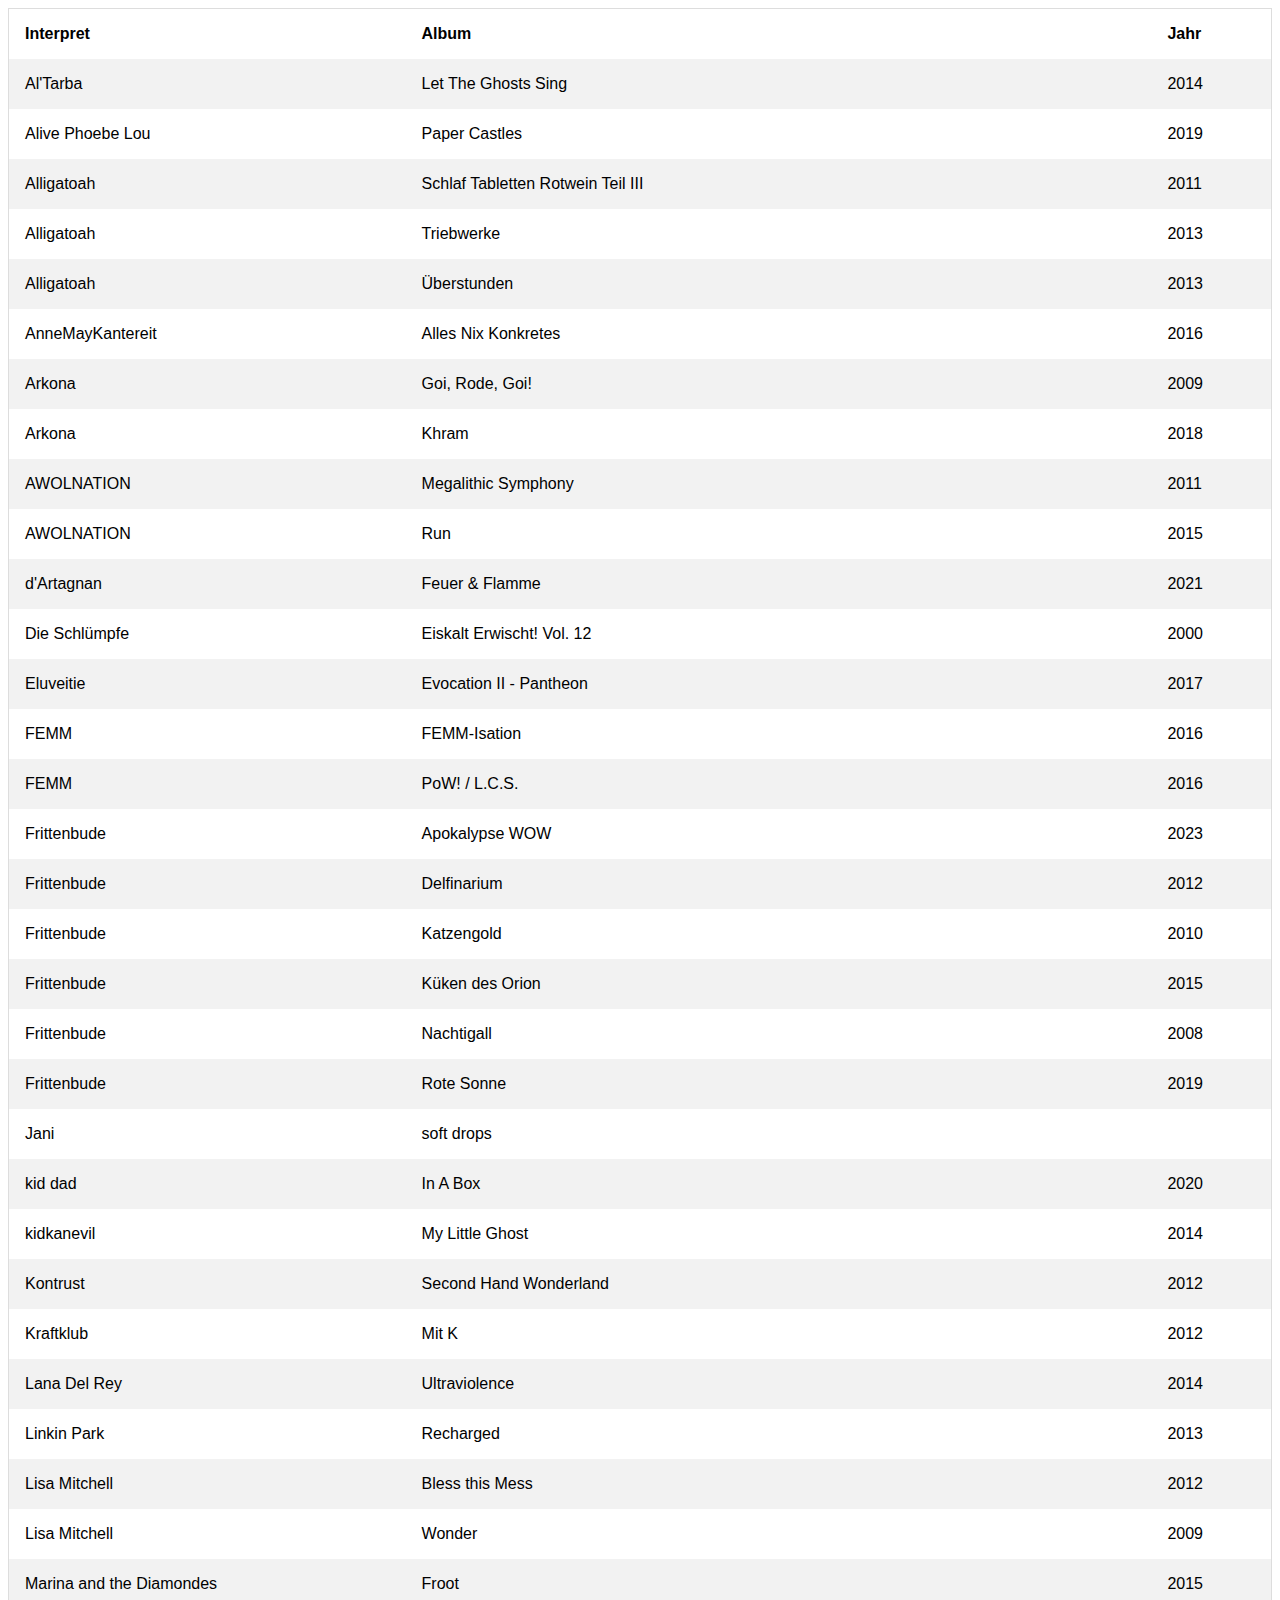
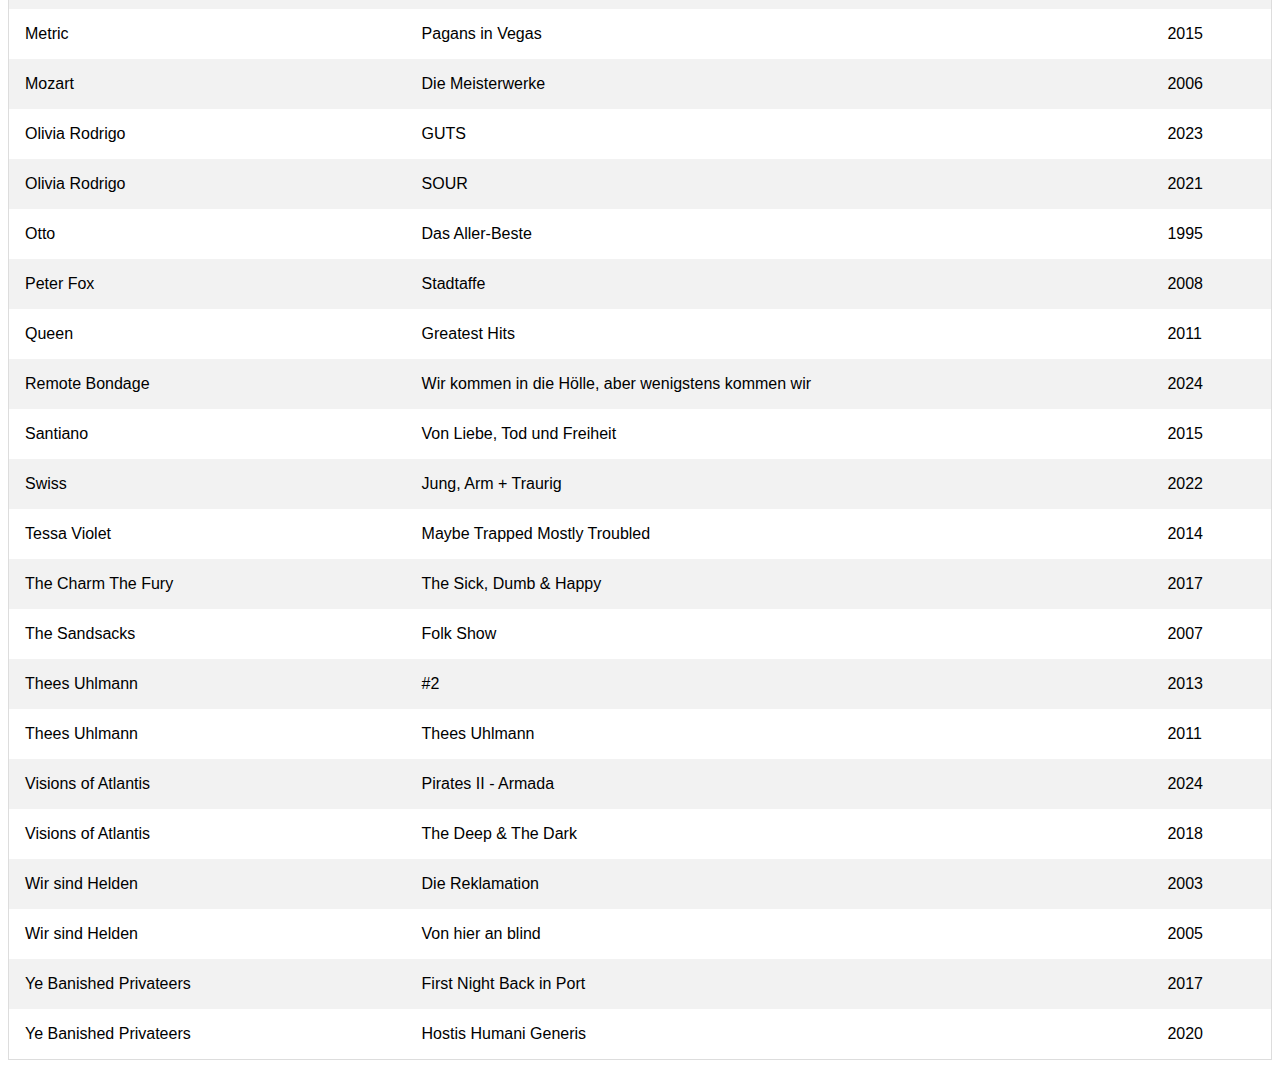
<file: register/CD.html>
<!DOCTYPE html>
<html>
<head>
<title>Liste meiner CDs</title>
<style>
table {
  border-spacing: 0;
  width: 100%;
  border: 1px solid #ddd;
  font-family: sans-serif;
}

th {
  cursor: pointer;
}

th, td {
  text-align: left;
  padding: 16px;
}

tr:nth-child(even) {
  background-color: #f2f2f2
}
</style>
</head>
<body>

<table id="myTable2">
<tr>
<!--When a header is clicked, run the sortTable function, with a parameter,
0 for sorting by names, 1 for sorting by country: -->
<th onclick="sortTable(0)">Interpret</th>
<th onclick="sortTable(1)">Album</th>
<th onclick="sortTable(2)">Jahr</th>
</tr>
</table>

<script>
function sortTable(n) {
  var table, rows, switching, i, x, y, shouldSwitch, dir, switchcount = 0;
  table = document.getElementById("myTable2");
  switching = true;
  // Set the sorting direction to ascending:
  dir = "asc";
  /* Make a loop that will continue until
  no switching has been done: */
  while (switching) {
    // Start by saying: no switching is done:
    switching = false;
    rows = table.rows;
    /* Loop through all table rows (except the
    first, which contains table headers): */
    for (i = 1; i < (rows.length - 1); i++) {
      // Start by saying there should be no switching:
      shouldSwitch = false;
      /* Get the two elements you want to compare,
      one from current row and one from the next: */
      x = rows[i].getElementsByTagName("TD")[n];
      y = rows[i + 1].getElementsByTagName("TD")[n];
      /* Check if the two rows should switch place,
      based on the direction, asc or desc: */
      if (dir == "asc") {
        if (x.innerHTML.toLowerCase() > y.innerHTML.toLowerCase()) {
          // If so, mark as a switch and break the loop:
          shouldSwitch = true;
          break;
        }
      } else if (dir == "desc") {
        if (x.innerHTML.toLowerCase() < y.innerHTML.toLowerCase()) {
          // If so, mark as a switch and break the loop:
          shouldSwitch = true;
          break;
        }
      }
    }
    if (shouldSwitch) {
      /* If a switch has been marked, make the switch
      and mark that a switch has been done: */
      rows[i].parentNode.insertBefore(rows[i + 1], rows[i]);
      switching = true;
      // Each time a switch is done, increase this count by 1:
      switchcount ++;
    } else {
      /* If no switching has been done AND the direction is "asc",
      set the direction to "desc" and run the while loop again. */
      if (switchcount == 0 && dir == "asc") {
        dir = "desc";
        switching = true;
      }
    }
  }
}

function load() {
	let table = document.getElementById("myTable2").children[0];
	for (let entry of data) {
		let row = document.createElement("tr");
		for (let item of entry) {
			let cell = document.createElement("td");
			cell.innerHTML = item;
			row.appendChild(cell);
		}
		table.appendChild(row);
	}
}

let data = [
	["Al'Tarba", "Let The Ghosts Sing", 2014],
	["Alive Phoebe Lou", "Paper Castles", 2019],
	["Alligatoah", "Schlaf Tabletten Rotwein Teil III", 2011],
	["Alligatoah", "Triebwerke", 2013],
	["Alligatoah", "Überstunden", 2013],
	["AnneMayKantereit", "Alles Nix Konkretes", 2016],
	["Arkona", "Goi, Rode, Goi!", 2009],
	["Arkona", "Khram", 2018],
	["AWOLNATION", "Megalithic Symphony", 2011],
	["AWOLNATION", "Run", 2015],
	/*BC*/
	["d'Artagnan", "Feuer & Flamme", 2021],
	["Die Schlümpfe", "Eiskalt Erwischt! Vol. 12", 2000],
	["Eluveitie", "Evocation II - Pantheon", 2017],
	["FEMM", "FEMM-Isation", 2016],
	["FEMM", "PoW! / L.C.S.", 2016],
	["Frittenbude", "Apokalypse WOW", 2023],
	["Frittenbude", "Delfinarium", 2012],
	["Frittenbude", "Katzengold", 2010],
	["Frittenbude", "Küken des Orion", 2015],
	["Frittenbude", "Nachtigall", 2008],
	["Frittenbude", "Rote Sonne", 2019],
	/*GHI*/
	["Jani", "soft drops", ""],
	["kid dad", "In A Box", 2020],
	["kidkanevil", "My Little Ghost", 2014],
	["Kontrust", "Second Hand Wonderland", 2012],
	["Kraftklub", "Mit K", 2012],
	["Lana Del Rey", "Ultraviolence", 2014],
	["Linkin Park", "Recharged", 2013],
	["Lisa Mitchell", "Bless this Mess", 2012],
	["Lisa Mitchell", "Wonder", 2009],
	["Marina and the Diamondes", "Froot", 2015],
	["Metric", "Pagans in Vegas", 2015],
	["Mozart", "Die Meisterwerke", 2006],
	/*N*/
	["Olivia Rodrigo", "GUTS", 2023],
	["Olivia Rodrigo", "SOUR", 2021],
	["Otto", "Das Aller-Beste", 1995],
	["Peter Fox", "Stadtaffe", 2008],
	["Queen", "Greatest Hits", 2011],
	["Remote Bondage", "Wir kommen in die Hölle, aber wenigstens kommen wir", 2024],
	["Santiano", "Von Liebe, Tod und Freiheit", 2015],
	["Swiss", "Jung, Arm + Traurig", 2022],
	["Tessa Violet", "Maybe Trapped Mostly Troubled", 2014],
	["The Charm The Fury", "The Sick, Dumb & Happy", 2017],
	["The Sandsacks", "Folk Show", 2007],
	["Thees Uhlmann", "#2", 2013],
	["Thees Uhlmann", "Thees Uhlmann", 2011],
	/*U*/
	["Visions of Atlantis", "Pirates II - Armada", 2024],
	["Visions of Atlantis", "The Deep & The Dark", 2018],
	["Wir sind Helden", "Die Reklamation", 2003],
	["Wir sind Helden", "Von hier an blind", 2005],
	/*X*/
	["Ye Banished Privateers", "First Night Back in Port", 2017],
	["Ye Banished Privateers", "Hostis Humani Generis", 2020]
	/*Z*/
];
load();
</script>
</body>
</html>
</file>
